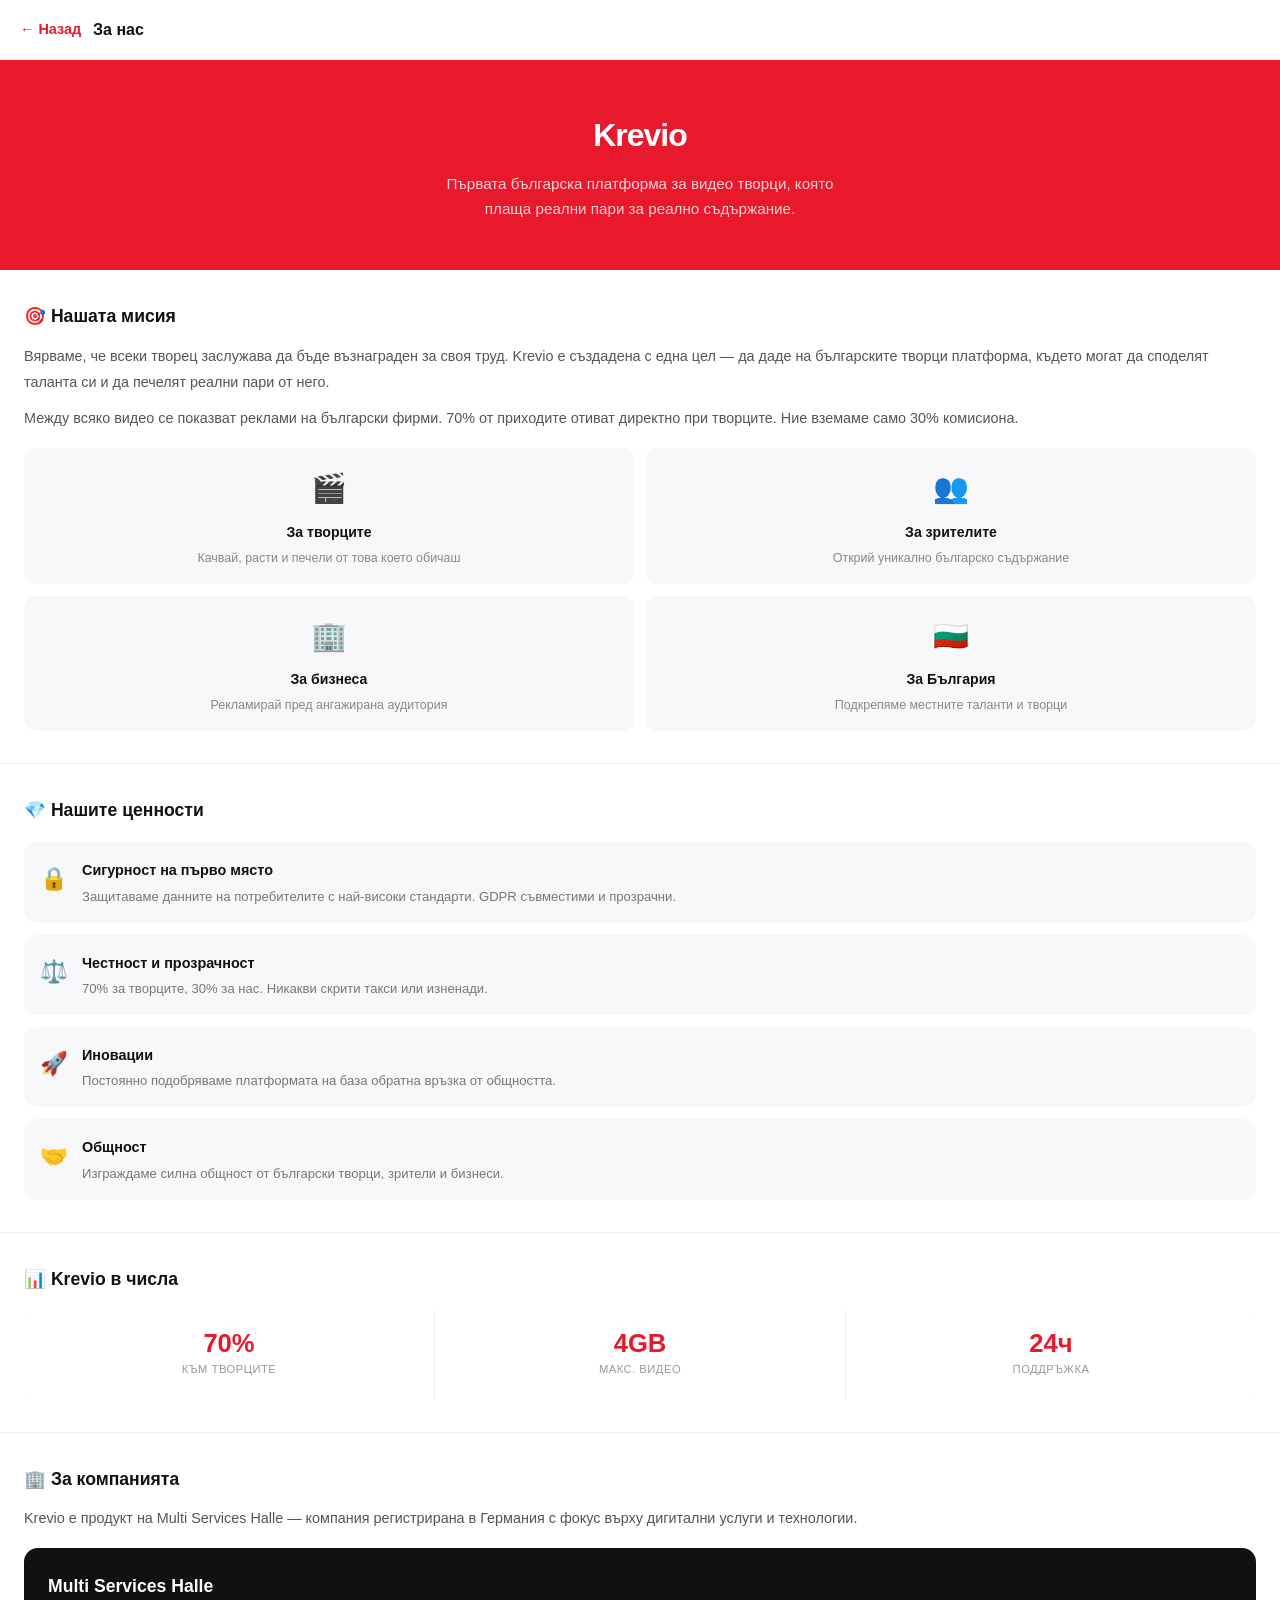
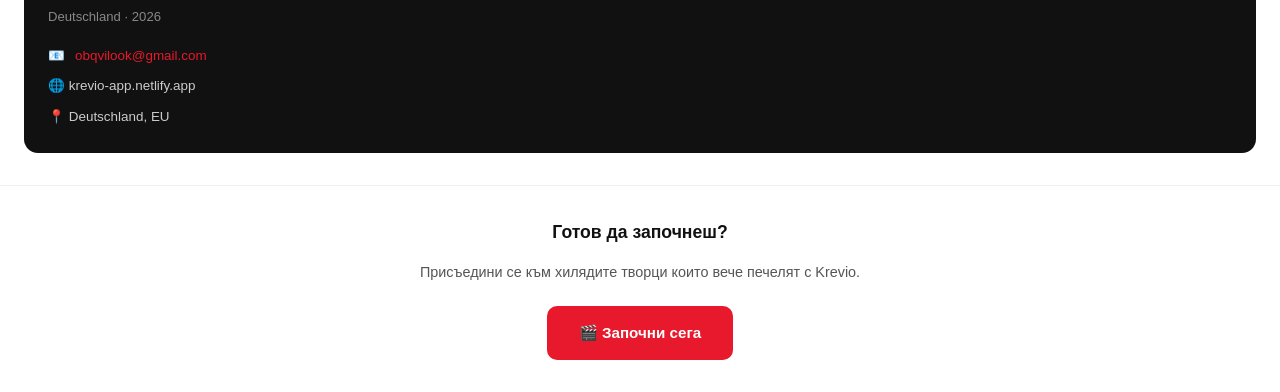
<file: about.html>
<!DOCTYPE html>
<html lang="bg">
<head>
<meta charset="UTF-8">
<meta name="viewport" content="width=device-width,initial-scale=1.0">
<title>За нас — Krevio</title>
<style>
*{box-sizing:border-box;margin:0;padding:0}
body{font-family:-apple-system,BlinkMacSystemFont,'Segoe UI',sans-serif;background:#f8f8fa;color:#111;line-height:1.7}
.header{background:#fff;border-bottom:1px solid #eee;padding:16px 20px;display:flex;align-items:center;gap:12px;position:sticky;top:0;z-index:10}
.back{color:#e8192c;text-decoration:none;font-weight:600;font-size:.9rem}
.header h1{font-size:1rem;font-weight:700}
.container{max-width:680px;margin:0 auto;padding:0 0 80px}

.hero{background:#e8192c;padding:48px 24px;text-align:center;color:#fff}
.hero h2{font-size:2rem;font-weight:900;letter-spacing:-1px;margin-bottom:8px}
.hero p{font-size:.95rem;color:rgba(255,255,255,.8);max-width:400px;margin:0 auto}

.section{padding:32px 24px;border-bottom:1px solid #eee;background:#fff}
.section:last-child{border-bottom:none}
.section h3{font-size:1.1rem;font-weight:800;margin-bottom:12px;color:#111}
.section p{font-size:.9rem;color:#555;line-height:1.8;margin-bottom:10px}
.section p:last-child{margin-bottom:0}

.mission-grid{display:grid;grid-template-columns:1fr 1fr;gap:12px;margin-top:16px}
.mission-card{background:#f8f8fa;border-radius:12px;padding:16px;text-align:center}
.mission-card .ico{font-size:1.8rem;margin-bottom:8px}
.mission-card h4{font-size:.88rem;font-weight:700;margin-bottom:4px;color:#111}
.mission-card p{font-size:.78rem;color:#888;margin:0;line-height:1.5}

.values{display:flex;flex-direction:column;gap:12px;margin-top:16px}
.value-item{display:flex;align-items:flex-start;gap:14px;background:#f8f8fa;border-radius:12px;padding:16px}
.value-ico{font-size:1.4rem;flex-shrink:0;margin-top:2px}
.value-title{font-weight:700;font-size:.9rem;margin-bottom:3px;color:#111}
.value-text{font-size:.82rem;color:#777;line-height:1.6}

.company-box{background:#111;border-radius:14px;padding:24px;color:#fff;margin-top:16px}
.company-name{font-size:1.1rem;font-weight:800;margin-bottom:4px}
.company-sub{font-size:.82rem;color:#888;margin-bottom:16px}
.company-detail{display:flex;align-items:center;gap:10px;font-size:.84rem;color:#ccc;margin-bottom:8px}
.company-detail:last-child{margin-bottom:0}
.company-detail a{color:#e8192c;text-decoration:none}

.stats-row{display:grid;grid-template-columns:repeat(3,1fr);gap:1px;background:#eee;border-radius:12px;overflow:hidden;margin-top:16px}
.stat{background:#fff;padding:20px 12px;text-align:center}
.stat-n{font-size:1.6rem;font-weight:900;color:#e8192c;line-height:1}
.stat-l{font-size:.7rem;color:#999;margin-top:4px;text-transform:uppercase;letter-spacing:.5px}
</style>
</head>
<body>

<div class="header">
  <a href="index.html" class="back">← Назад</a>
  <h1>За нас</h1>
</div>

<div class="hero">
  <h2>Krevio</h2>
  <p>Първата българска платформа за видео творци, която плаща реални пари за реално съдържание.</p>
</div>

<div class="section">
  <h3>🎯 Нашата мисия</h3>
  <p>Вярваме, че всеки творец заслужава да бъде възнаграден за своя труд. Krevio е създадена с една цел — да даде на българските творци платформа, където могат да споделят таланта си и да печелят реални пари от него.</p>
  <p>Между всяко видео се показват реклами на български фирми. 70% от приходите отиват директно при творците. Ние вземаме само 30% комисиона.</p>
  <div class="mission-grid">
    <div class="mission-card">
      <div class="ico">🎬</div>
      <h4>За творците</h4>
      <p>Качвай, расти и печели от това което обичаш</p>
    </div>
    <div class="mission-card">
      <div class="ico">👥</div>
      <h4>За зрителите</h4>
      <p>Открий уникално българско съдържание</p>
    </div>
    <div class="mission-card">
      <div class="ico">🏢</div>
      <h4>За бизнеса</h4>
      <p>Рекламирай пред ангажирана аудитория</p>
    </div>
    <div class="mission-card">
      <div class="ico">🇧🇬</div>
      <h4>За България</h4>
      <p>Подкрепяме местните таланти и творци</p>
    </div>
  </div>
</div>

<div class="section">
  <h3>💎 Нашите ценности</h3>
  <div class="values">
    <div class="value-item">
      <div class="value-ico">🔒</div>
      <div>
        <div class="value-title">Сигурност на първо място</div>
        <div class="value-text">Защитаваме данните на потребителите с най-високи стандарти. GDPR съвместими и прозрачни.</div>
      </div>
    </div>
    <div class="value-item">
      <div class="value-ico">⚖️</div>
      <div>
        <div class="value-title">Честност и прозрачност</div>
        <div class="value-text">70% за творците, 30% за нас. Никакви скрити такси или изненади.</div>
      </div>
    </div>
    <div class="value-item">
      <div class="value-ico">🚀</div>
      <div>
        <div class="value-title">Иновации</div>
        <div class="value-text">Постоянно подобряваме платформата на база обратна връзка от общността.</div>
      </div>
    </div>
    <div class="value-item">
      <div class="value-ico">🤝</div>
      <div>
        <div class="value-title">Общност</div>
        <div class="value-text">Изграждаме силна общност от български творци, зрители и бизнеси.</div>
      </div>
    </div>
  </div>
</div>

<div class="section">
  <h3>📊 Krevio в числа</h3>
  <div class="stats-row">
    <div class="stat"><div class="stat-n">70%</div><div class="stat-l">Към творците</div></div>
    <div class="stat"><div class="stat-n">4GB</div><div class="stat-l">Макс. видео</div></div>
    <div class="stat"><div class="stat-n">24ч</div><div class="stat-l">Поддръжка</div></div>
  </div>
</div>

<div class="section">
  <h3>🏢 За компанията</h3>
  <p>Krevio е продукт на Multi Services Halle — компания регистрирана в Германия с фокус върху дигитални услуги и технологии.</p>
  <div class="company-box">
    <div class="company-name">Multi Services Halle</div>
    <div class="company-sub">Deutschland · 2026</div>
    <div class="company-detail">📧 <a href="mailto:obqvilook@gmail.com">obqvilook@gmail.com</a></div>
    <div class="company-detail">🌐 krevio-app.netlify.app</div>
    <div class="company-detail">📍 Deutschland, EU</div>
  </div>
</div>

<div class="section" style="text-align:center">
  <h3>Готов да започнеш?</h3>
  <p style="margin-bottom:20px">Присъедини се към хилядите творци които вече печелят с Krevio.</p>
  <a href="index.html" style="display:inline-block;background:#e8192c;color:#fff;text-decoration:none;font-weight:700;padding:14px 32px;border-radius:10px;font-size:.95rem">🎬 Започни сега</a>
</div>

</body>
</html>
</file>
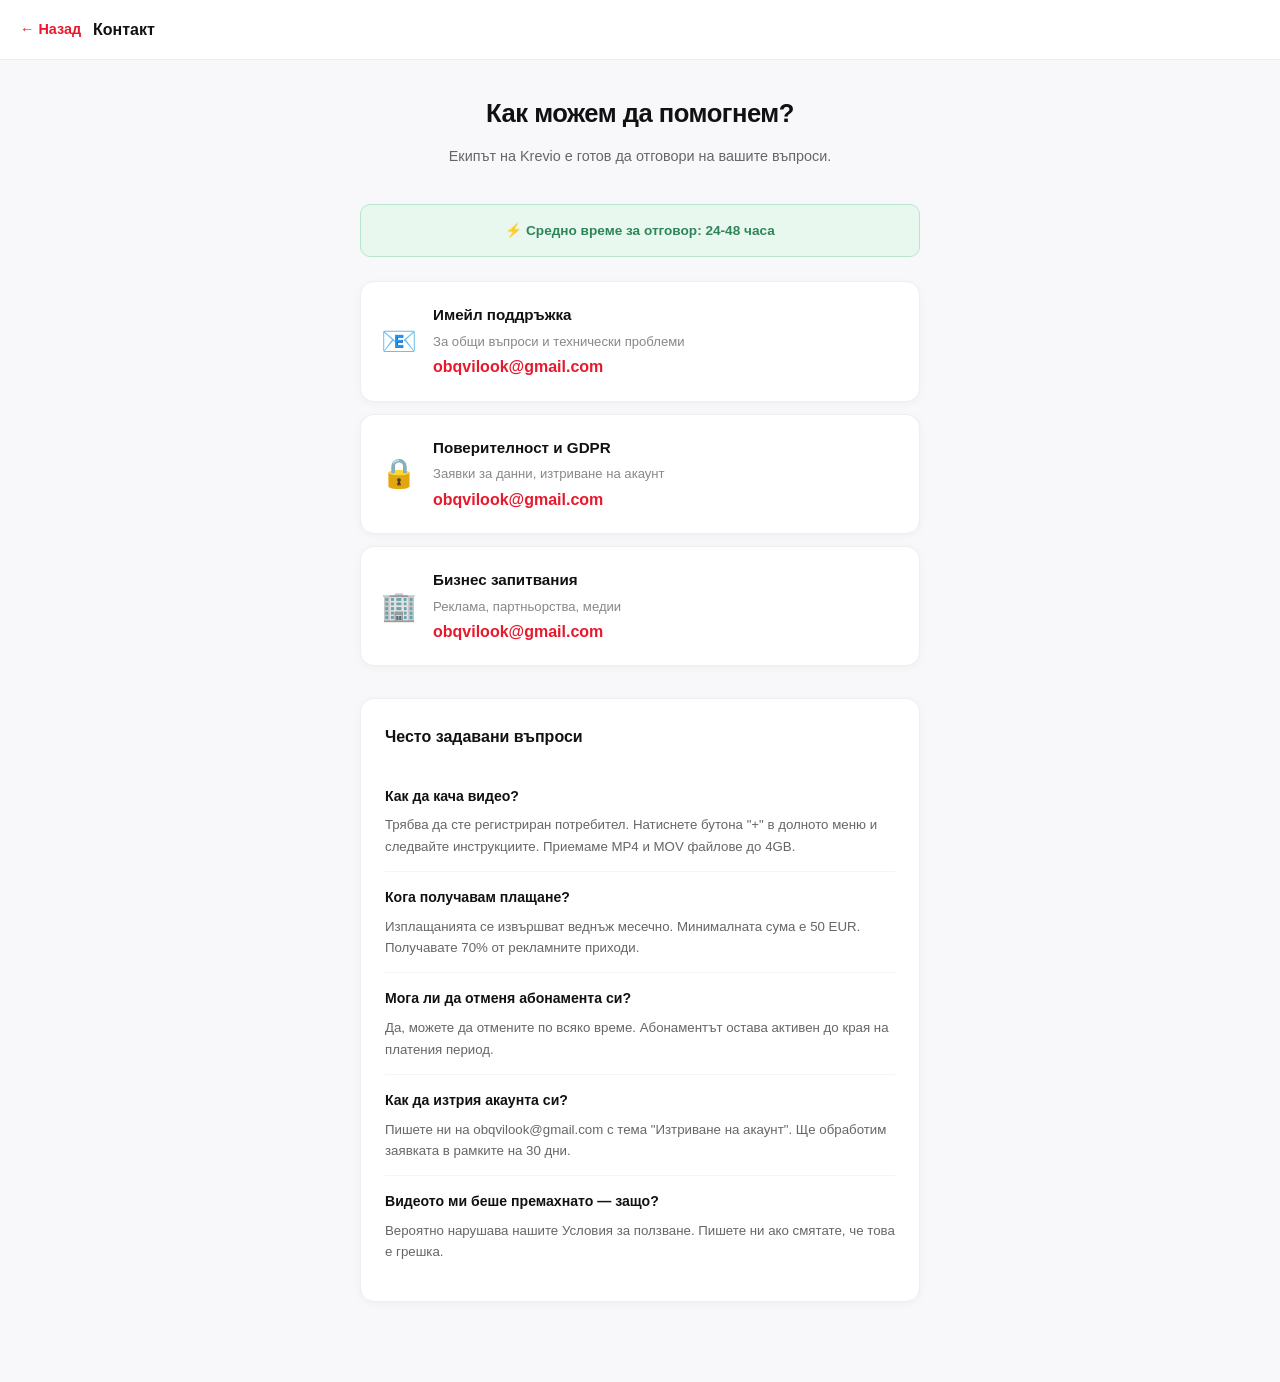
<file: contact.html>
<!DOCTYPE html>
<html lang="bg">
<head>
<meta charset="UTF-8">
<meta name="viewport" content="width=device-width,initial-scale=1.0">
<title>Контакт — Krevio</title>
<style>
*{box-sizing:border-box;margin:0;padding:0}
body{font-family:-apple-system,BlinkMacSystemFont,'Segoe UI',sans-serif;background:#f8f8fa;color:#111;line-height:1.7}
.header{background:#fff;border-bottom:1px solid #eee;padding:16px 20px;display:flex;align-items:center;gap:12px;position:sticky;top:0;z-index:10}
.back{color:#e8192c;text-decoration:none;font-weight:600;font-size:.9rem}
.header h1{font-size:1rem;font-weight:700}
.container{max-width:600px;margin:0 auto;padding:32px 20px 80px}
.hero{text-align:center;margin-bottom:36px}
.hero h2{font-size:1.6rem;font-weight:900;margin-bottom:8px;letter-spacing:-.5px}
.hero p{color:#666;font-size:.9rem}
.contact-cards{display:flex;flex-direction:column;gap:12px;margin-bottom:32px}
.card{background:#fff;border:1px solid #eee;border-radius:14px;padding:20px;display:flex;align-items:center;gap:16px;box-shadow:0 2px 8px rgba(0,0,0,.04)}
.card-ico{font-size:1.8rem;flex-shrink:0}
.card-title{font-weight:700;font-size:.95rem;margin-bottom:3px}
.card-sub{font-size:.82rem;color:#888}
.card a{color:#e8192c;text-decoration:none;font-weight:600}
.faq{background:#fff;border:1px solid #eee;border-radius:14px;padding:24px;box-shadow:0 2px 8px rgba(0,0,0,.04)}
.faq h3{font-size:1rem;font-weight:800;margin-bottom:20px}
.faq-item{border-bottom:1px solid #f5f5f5;padding:14px 0}
.faq-item:last-child{border-bottom:none}
.faq-q{font-weight:700;font-size:.88rem;margin-bottom:6px;cursor:pointer;display:flex;justify-content:space-between;align-items:center}
.faq-a{font-size:.83rem;color:#666;line-height:1.6}
.response-time{background:#e8f8ef;border:1px solid #b8e6cc;border-radius:10px;padding:14px 16px;margin-bottom:24px;font-size:.85rem;color:#2f855a;font-weight:600;text-align:center}
</style>
</head>
<body>
<div class="header">
  <a href="index.html" class="back">← Назад</a>
  <h1>Контакт</h1>
</div>
<div class="container">
  <div class="hero">
    <h2>Как можем да помогнем?</h2>
    <p>Екипът на Krevio е готов да отговори на вашите въпроси.</p>
  </div>

  <div class="response-time">⚡ Средно време за отговор: 24-48 часа</div>

  <div class="contact-cards">
    <div class="card">
      <div class="card-ico">📧</div>
      <div>
        <div class="card-title">Имейл поддръжка</div>
        <div class="card-sub">За общи въпроси и технически проблеми</div>
        <a href="mailto:obqvilook@gmail.com">obqvilook@gmail.com</a>
      </div>
    </div>
    <div class="card">
      <div class="card-ico">🔒</div>
      <div>
        <div class="card-title">Поверителност и GDPR</div>
        <div class="card-sub">Заявки за данни, изтриване на акаунт</div>
        <a href="mailto:obqvilook@gmail.com">obqvilook@gmail.com</a>
      </div>
    </div>
    <div class="card">
      <div class="card-ico">🏢</div>
      <div>
        <div class="card-title">Бизнес запитвания</div>
        <div class="card-sub">Реклама, партньорства, медии</div>
        <a href="mailto:obqvilook@gmail.com">obqvilook@gmail.com</a>
      </div>
    </div>
  </div>

  <div class="faq">
    <h3>Често задавани въпроси</h3>
    <div class="faq-item">
      <div class="faq-q">Как да качa видео?</div>
      <div class="faq-a">Трябва да сте регистриран потребител. Натиснете бутона "+" в долното меню и следвайте инструкциите. Приемаме MP4 и MOV файлове до 4GB.</div>
    </div>
    <div class="faq-item">
      <div class="faq-q">Кога получавам плащане?</div>
      <div class="faq-a">Изплащанията се извършват веднъж месечно. Минималната сума е 50 EUR. Получавате 70% от рекламните приходи.</div>
    </div>
    <div class="faq-item">
      <div class="faq-q">Мога ли да отменя абонамента си?</div>
      <div class="faq-a">Да, можете да отмените по всяко време. Абонаментът остава активен до края на платения период.</div>
    </div>
    <div class="faq-item">
      <div class="faq-q">Как да изтрия акаунта си?</div>
      <div class="faq-a">Пишете ни на obqvilook@gmail.com с тема "Изтриване на акаунт". Ще обработим заявката в рамките на 30 дни.</div>
    </div>
    <div class="faq-item">
      <div class="faq-q">Видеото ми беше премахнато — защо?</div>
      <div class="faq-a">Вероятно нарушава нашите Условия за ползване. Пишете ни ако смятате, че това е грешка.</div>
    </div>
  </div>
</div>
</body>
</html>
</file>
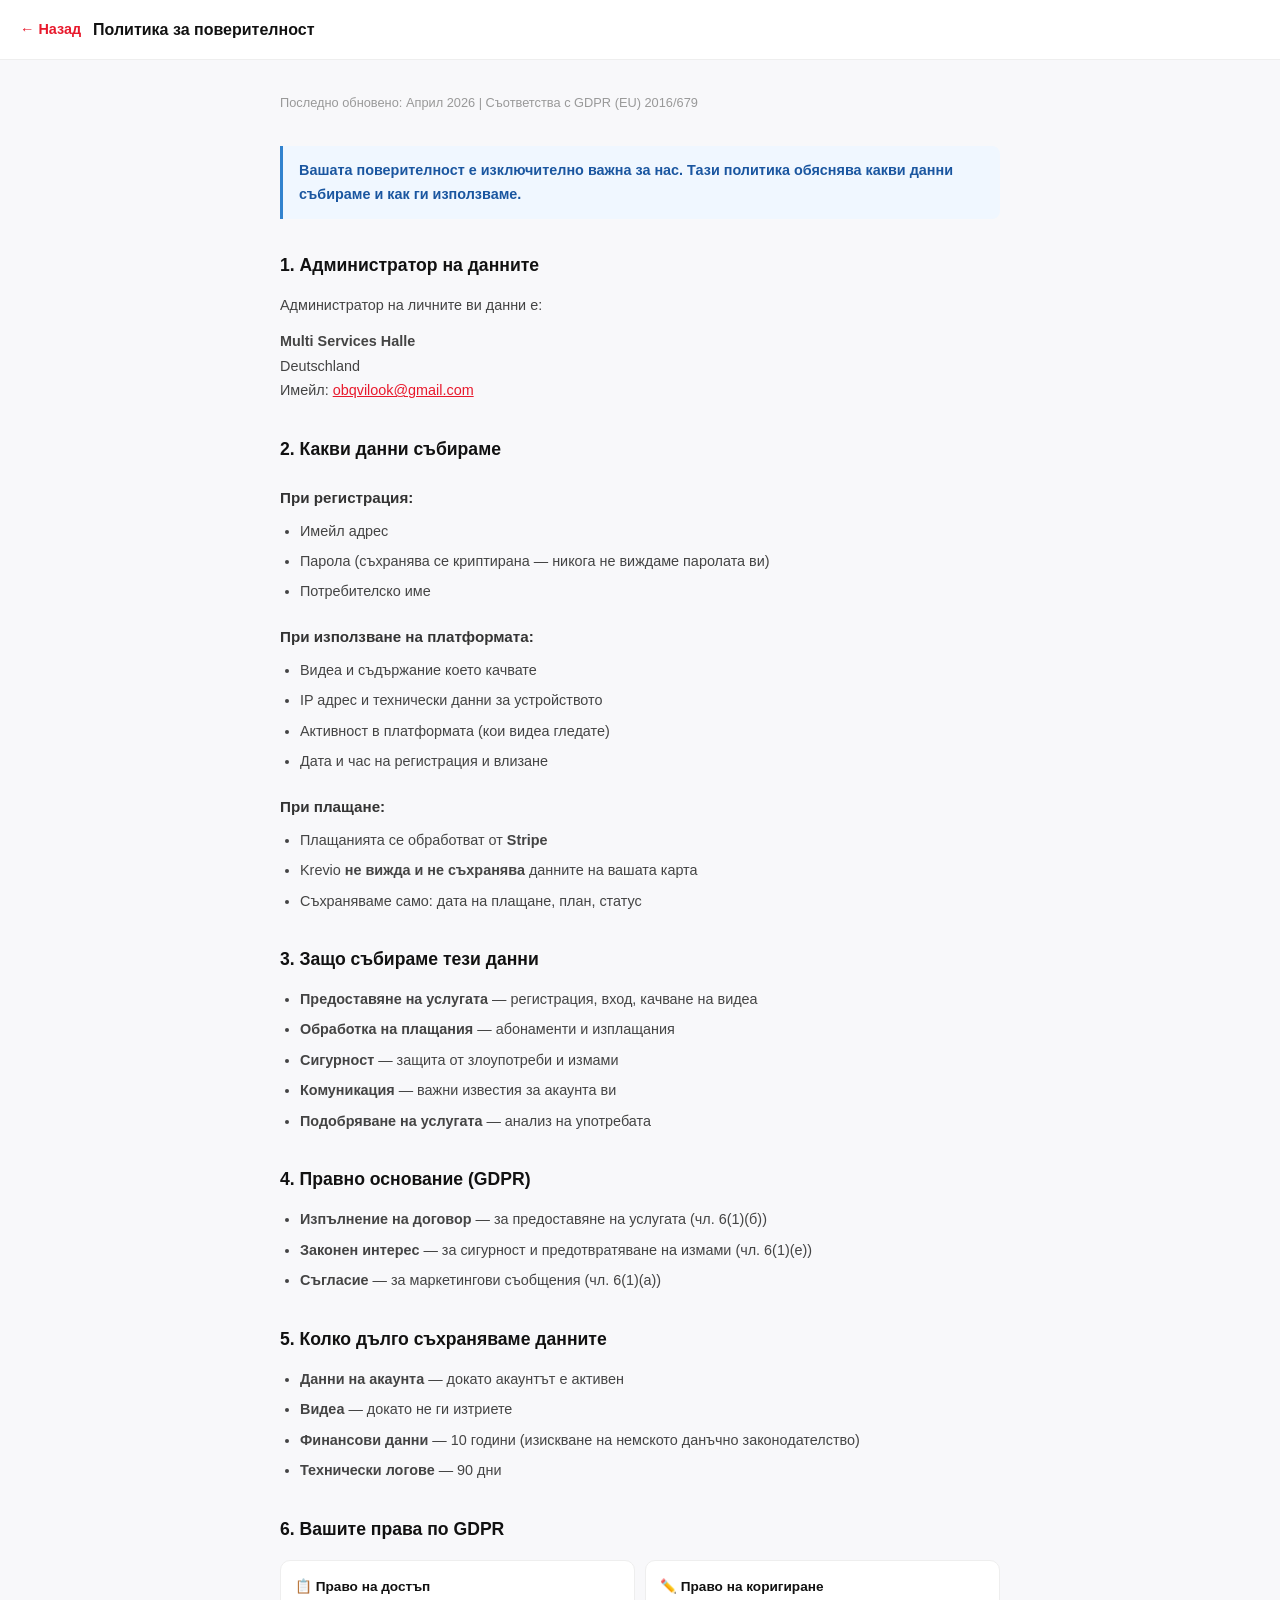
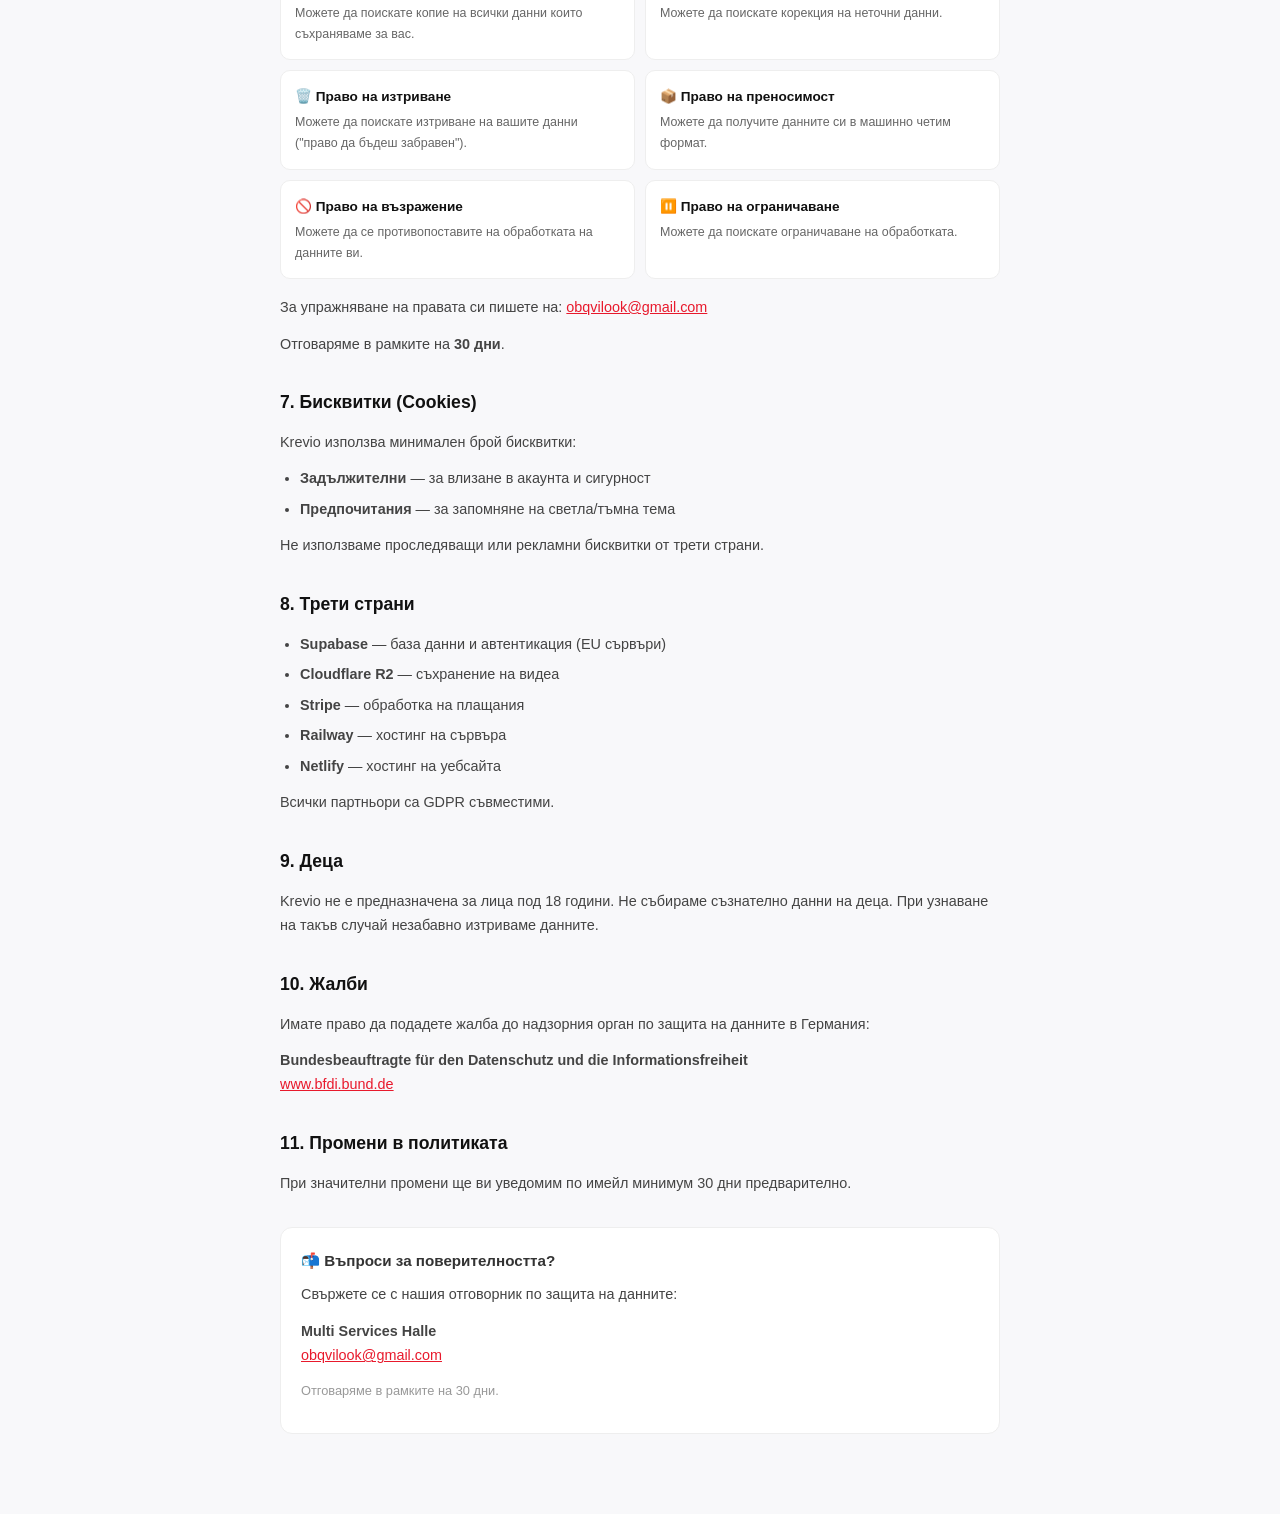
<file: privacy.html>
<!DOCTYPE html>
<html lang="bg">
<head>
<meta charset="UTF-8">
<meta name="viewport" content="width=device-width,initial-scale=1.0">
<title>Политика за поверителност — Krevio</title>
<style>
*{box-sizing:border-box;margin:0;padding:0}
body{font-family:-apple-system,BlinkMacSystemFont,'Segoe UI',sans-serif;background:#f8f8fa;color:#111;line-height:1.7}
.header{background:#fff;border-bottom:1px solid #eee;padding:16px 20px;display:flex;align-items:center;gap:12px;position:sticky;top:0;z-index:10}
.back{color:#e8192c;text-decoration:none;font-weight:600;font-size:.9rem}
.header h1{font-size:1rem;font-weight:700}
.container{max-width:760px;margin:0 auto;padding:32px 20px 80px}
.updated{font-size:.8rem;color:#999;margin-bottom:32px}
h2{font-size:1.1rem;font-weight:800;margin:32px 0 12px;color:#111}
h3{font-size:.95rem;font-weight:700;margin:20px 0 8px;color:#333}
p{font-size:.9rem;color:#444;margin-bottom:12px}
ul{font-size:.9rem;color:#444;margin:0 0 12px 20px}
ul li{margin-bottom:6px}
.highlight{background:#f0f7ff;border-left:3px solid #3182ce;padding:12px 16px;border-radius:0 8px 8px 0;margin:16px 0}
.highlight p{margin:0;font-weight:600;color:#1a56a0}
.rights-grid{display:grid;grid-template-columns:1fr 1fr;gap:10px;margin:16px 0}
.right-card{background:#fff;border:1px solid #eee;border-radius:10px;padding:14px}
.right-card h4{font-size:.85rem;font-weight:700;margin-bottom:4px;color:#111}
.right-card p{font-size:.78rem;margin:0;color:#666}
.contact-box{background:#fff;border:1px solid #eee;border-radius:12px;padding:20px;margin-top:32px}
.contact-box h3{margin-top:0}
a{color:#e8192c}
@media(max-width:500px){.rights-grid{grid-template-columns:1fr}}
</style>
</head>
<body>
<div class="header">
  <a href="index.html" class="back">← Назад</a>
  <h1>Политика за поверителност</h1>
</div>
<div class="container">
  <div class="updated">Последно обновено: Април 2026 | Съответства с GDPR (EU) 2016/679</div>

  <div class="highlight">
    <p>Вашата поверителност е изключително важна за нас. Тази политика обяснява какви данни събираме и как ги използваме.</p>
  </div>

  <h2>1. Администратор на данните</h2>
  <p>Администратор на личните ви данни е:</p>
  <p><strong>Multi Services Halle</strong><br>
  Deutschland<br>
  Имейл: <a href="mailto:obqvilook@gmail.com">obqvilook@gmail.com</a></p>

  <h2>2. Какви данни събираме</h2>
  <h3>При регистрация:</h3>
  <ul>
    <li>Имейл адрес</li>
    <li>Парола (съхранява се криптирана — никога не виждаме паролата ви)</li>
    <li>Потребителско име</li>
  </ul>

  <h3>При използване на платформата:</h3>
  <ul>
    <li>Видеа и съдържание което качвате</li>
    <li>IP адрес и технически данни за устройството</li>
    <li>Активност в платформата (кои видеа гледате)</li>
    <li>Дата и час на регистрация и влизане</li>
  </ul>

  <h3>При плащане:</h3>
  <ul>
    <li>Плащанията се обработват от <strong>Stripe</strong></li>
    <li>Krevio <strong>не вижда и не съхранява</strong> данните на вашата карта</li>
    <li>Съхраняваме само: дата на плащане, план, статус</li>
  </ul>

  <h2>3. Защо събираме тези данни</h2>
  <ul>
    <li><strong>Предоставяне на услугата</strong> — регистрация, вход, качване на видеа</li>
    <li><strong>Обработка на плащания</strong> — абонаменти и изплащания</li>
    <li><strong>Сигурност</strong> — защита от злоупотреби и измами</li>
    <li><strong>Комуникация</strong> — важни известия за акаунта ви</li>
    <li><strong>Подобряване на услугата</strong> — анализ на употребата</li>
  </ul>

  <h2>4. Правно основание (GDPR)</h2>
  <ul>
    <li><strong>Изпълнение на договор</strong> — за предоставяне на услугата (чл. 6(1)(б))</li>
    <li><strong>Законен интерес</strong> — за сигурност и предотвратяване на измами (чл. 6(1)(е))</li>
    <li><strong>Съгласие</strong> — за маркетингови съобщения (чл. 6(1)(а))</li>
  </ul>

  <h2>5. Колко дълго съхраняваме данните</h2>
  <ul>
    <li><strong>Данни на акаунта</strong> — докато акаунтът е активен</li>
    <li><strong>Видеа</strong> — докато не ги изтриете</li>
    <li><strong>Финансови данни</strong> — 10 години (изискване на немското данъчно законодателство)</li>
    <li><strong>Технически логове</strong> — 90 дни</li>
  </ul>

  <h2>6. Вашите права по GDPR</h2>
  <div class="rights-grid">
    <div class="right-card">
      <h4>📋 Право на достъп</h4>
      <p>Можете да поискате копие на всички данни които съхраняваме за вас.</p>
    </div>
    <div class="right-card">
      <h4>✏️ Право на коригиране</h4>
      <p>Можете да поискате корекция на неточни данни.</p>
    </div>
    <div class="right-card">
      <h4>🗑️ Право на изтриване</h4>
      <p>Можете да поискате изтриване на вашите данни ("право да бъдеш забравен").</p>
    </div>
    <div class="right-card">
      <h4>📦 Право на преносимост</h4>
      <p>Можете да получите данните си в машинно четим формат.</p>
    </div>
    <div class="right-card">
      <h4>🚫 Право на възражение</h4>
      <p>Можете да се противопоставите на обработката на данните ви.</p>
    </div>
    <div class="right-card">
      <h4>⏸️ Право на ограничаване</h4>
      <p>Можете да поискате ограничаване на обработката.</p>
    </div>
  </div>
  <p>За упражняване на правата си пишете на: <a href="mailto:obqvilook@gmail.com">obqvilook@gmail.com</a></p>
  <p>Отговаряме в рамките на <strong>30 дни</strong>.</p>

  <h2>7. Бисквитки (Cookies)</h2>
  <p>Krevio използва минимален брой бисквитки:</p>
  <ul>
    <li><strong>Задължителни</strong> — за влизане в акаунта и сигурност</li>
    <li><strong>Предпочитания</strong> — за запомняне на светла/тъмна тема</li>
  </ul>
  <p>Не използваме проследяващи или рекламни бисквитки от трети страни.</p>

  <h2>8. Трети страни</h2>
  <ul>
    <li><strong>Supabase</strong> — база данни и автентикация (EU сървъри)</li>
    <li><strong>Cloudflare R2</strong> — съхранение на видеа</li>
    <li><strong>Stripe</strong> — обработка на плащания</li>
    <li><strong>Railway</strong> — хостинг на сървъра</li>
    <li><strong>Netlify</strong> — хостинг на уебсайта</li>
  </ul>
  <p>Всички партньори са GDPR съвместими.</p>

  <h2>9. Деца</h2>
  <p>Krevio не е предназначена за лица под 18 години. Не събираме съзнателно данни на деца. При узнаване на такъв случай незабавно изтриваме данните.</p>

  <h2>10. Жалби</h2>
  <p>Имате право да подадете жалба до надзорния орган по защита на данните в Германия:</p>
  <p><strong>Bundesbeauftragte für den Datenschutz und die Informationsfreiheit</strong><br>
  <a href="https://www.bfdi.bund.de" target="_blank">www.bfdi.bund.de</a></p>

  <h2>11. Промени в политиката</h2>
  <p>При значителни промени ще ви уведомим по имейл минимум 30 дни предварително.</p>

  <div class="contact-box">
    <h3>📬 Въпроси за поверителността?</h3>
    <p>Свържете се с нашия отговорник по защита на данните:</p>
    <p><strong>Multi Services Halle</strong><br>
    <a href="mailto:obqvilook@gmail.com">obqvilook@gmail.com</a></p>
    <p style="margin-top:8px;font-size:.8rem;color:#999">Отговаряме в рамките на 30 дни.</p>
  </div>
</div>
</body>
</html>
</file>
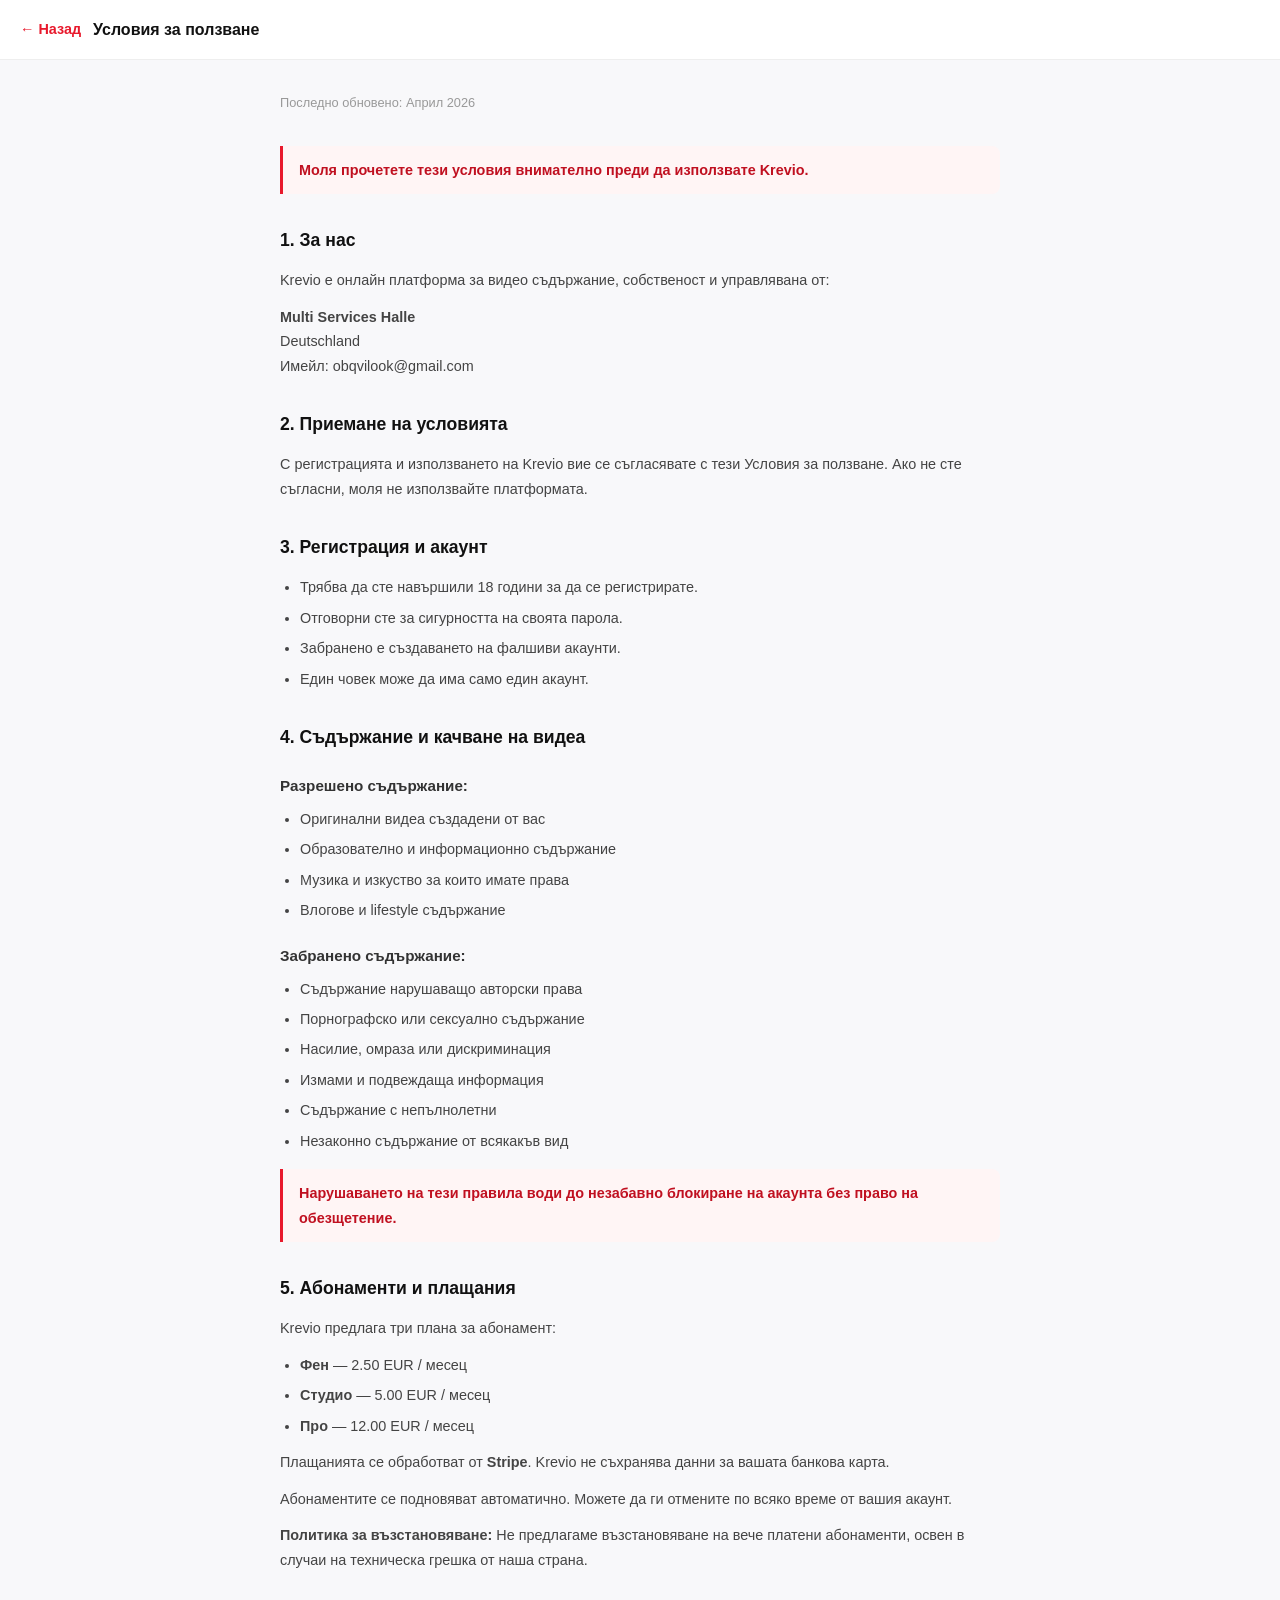
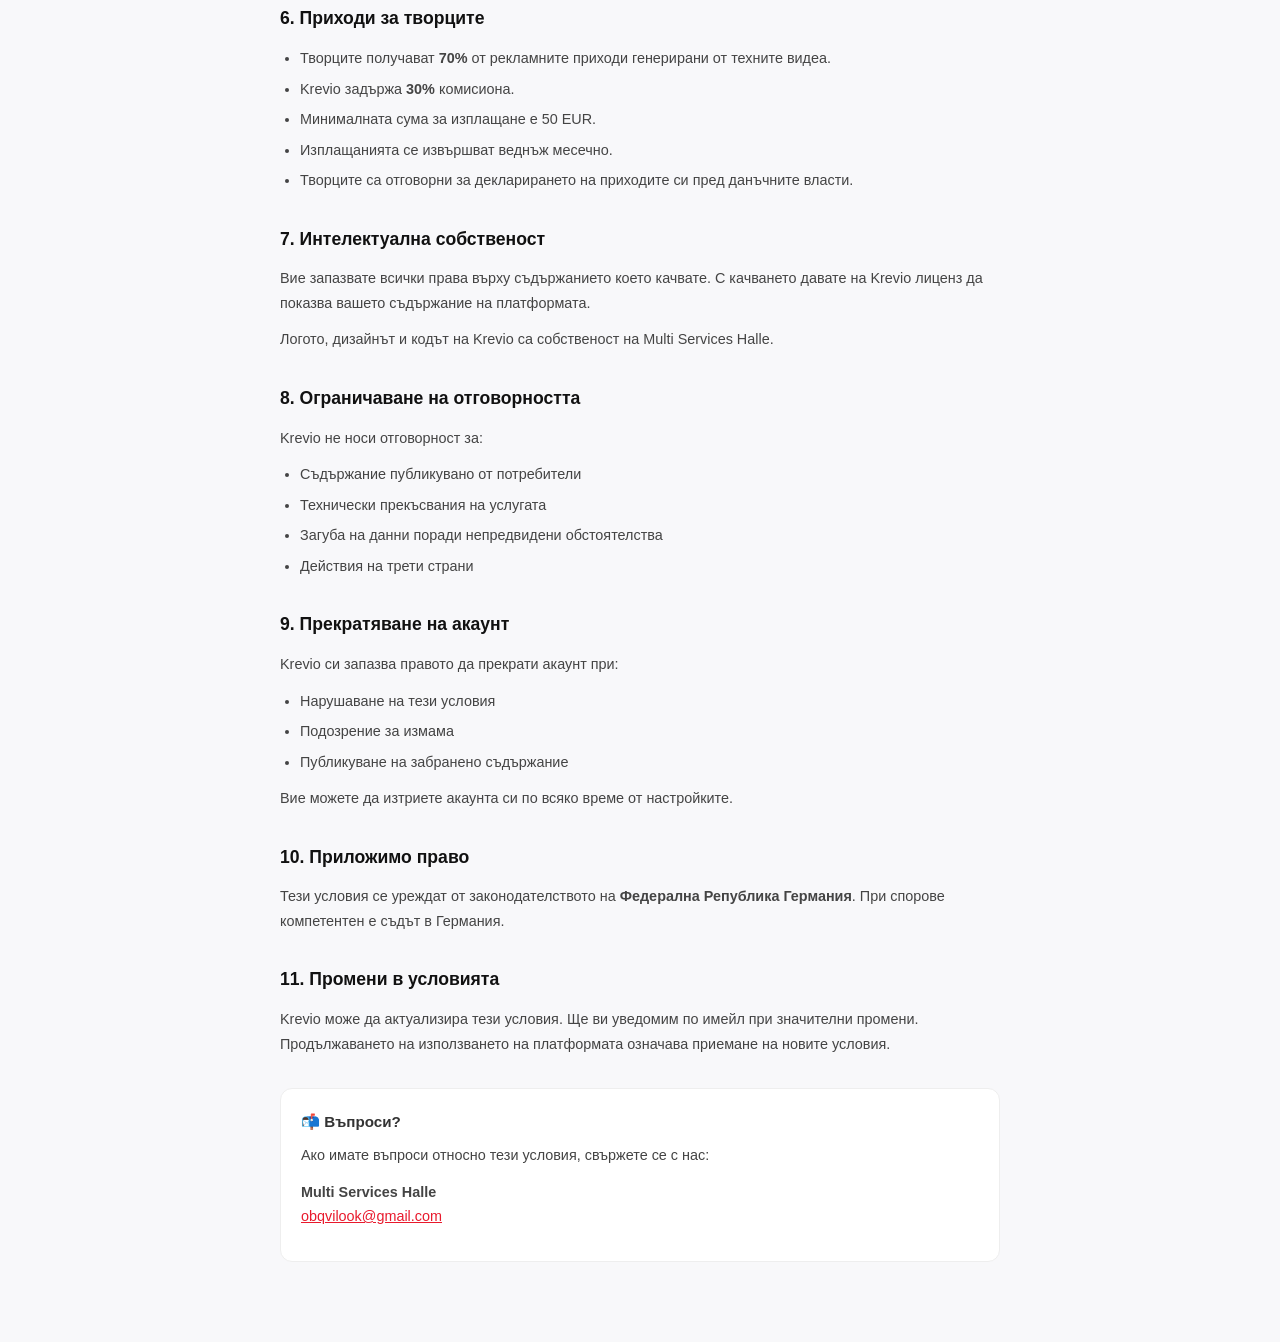
<file: terms.html>
<!DOCTYPE html>
<html lang="bg">
<head>
<meta charset="UTF-8">
<meta name="viewport" content="width=device-width,initial-scale=1.0">
<title>Условия за ползване — Krevio</title>
<style>
*{box-sizing:border-box;margin:0;padding:0}
body{font-family:-apple-system,BlinkMacSystemFont,'Segoe UI',sans-serif;background:#f8f8fa;color:#111;line-height:1.7}
.header{background:#fff;border-bottom:1px solid #eee;padding:16px 20px;display:flex;align-items:center;gap:12px;position:sticky;top:0;z-index:10}
.back{color:#e8192c;text-decoration:none;font-weight:600;font-size:.9rem}
.header h1{font-size:1rem;font-weight:700}
.container{max-width:760px;margin:0 auto;padding:32px 20px 80px}
.updated{font-size:.8rem;color:#999;margin-bottom:32px}
h2{font-size:1.1rem;font-weight:800;margin:32px 0 12px;color:#111}
h3{font-size:.95rem;font-weight:700;margin:20px 0 8px;color:#333}
p{font-size:.9rem;color:#444;margin-bottom:12px}
ul{font-size:.9rem;color:#444;margin:0 0 12px 20px}
ul li{margin-bottom:6px}
.highlight{background:#fff5f5;border-left:3px solid #e8192c;padding:12px 16px;border-radius:0 8px 8px 0;margin:16px 0}
.highlight p{margin:0;font-weight:600;color:#c01020}
.contact-box{background:#fff;border:1px solid #eee;border-radius:12px;padding:20px;margin-top:32px}
.contact-box h3{margin-top:0}
a{color:#e8192c}
</style>
</head>
<body>
<div class="header">
  <a href="index.html" class="back">← Назад</a>
  <h1>Условия за ползване</h1>
</div>
<div class="container">
  <div class="updated">Последно обновено: Април 2026</div>

  <div class="highlight">
    <p>Моля прочетете тези условия внимателно преди да използвате Krevio.</p>
  </div>

  <h2>1. За нас</h2>
  <p>Krevio е онлайн платформа за видео съдържание, собственост и управлявана от:</p>
  <p><strong>Multi Services Halle</strong><br>
  Deutschland<br>
  Имейл: obqvilook@gmail.com</p>

  <h2>2. Приемане на условията</h2>
  <p>С регистрацията и използването на Krevio вие се съгласявате с тези Условия за ползване. Ако не сте съгласни, моля не използвайте платформата.</p>

  <h2>3. Регистрация и акаунт</h2>
  <ul>
    <li>Трябва да сте навършили 18 години за да се регистрирате.</li>
    <li>Отговорни сте за сигурността на своята парола.</li>
    <li>Забранено е създаването на фалшиви акаунти.</li>
    <li>Един човек може да има само един акаунт.</li>
  </ul>

  <h2>4. Съдържание и качване на видеа</h2>
  <h3>Разрешено съдържание:</h3>
  <ul>
    <li>Оригинални видеа създадени от вас</li>
    <li>Образователно и информационно съдържание</li>
    <li>Музика и изкуство за които имате права</li>
    <li>Влогове и lifestyle съдържание</li>
  </ul>

  <h3>Забранено съдържание:</h3>
  <ul>
    <li>Съдържание нарушаващо авторски права</li>
    <li>Порнографско или сексуално съдържание</li>
    <li>Насилие, омраза или дискриминация</li>
    <li>Измами и подвеждаща информация</li>
    <li>Съдържание с непълнолетни</li>
    <li>Незаконно съдържание от всякакъв вид</li>
  </ul>

  <div class="highlight">
    <p>Нарушаването на тези правила води до незабавно блокиране на акаунта без право на обезщетение.</p>
  </div>

  <h2>5. Абонаменти и плащания</h2>
  <p>Krevio предлага три плана за абонамент:</p>
  <ul>
    <li><strong>Фен</strong> — 2.50 EUR / месец</li>
    <li><strong>Студио</strong> — 5.00 EUR / месец</li>
    <li><strong>Про</strong> — 12.00 EUR / месец</li>
  </ul>
  <p>Плащанията се обработват от <strong>Stripe</strong>. Krevio не съхранява данни за вашата банкова карта.</p>
  <p>Абонаментите се подновяват автоматично. Можете да ги отмените по всяко време от вашия акаунт.</p>
  <p><strong>Политика за възстановяване:</strong> Не предлагаме възстановяване на вече платени абонаменти, освен в случаи на техническа грешка от наша страна.</p>

  <h2>6. Приходи за творците</h2>
  <ul>
    <li>Творците получават <strong>70%</strong> от рекламните приходи генерирани от техните видеа.</li>
    <li>Krevio задържа <strong>30%</strong> комисиона.</li>
    <li>Минималната сума за изплащане е 50 EUR.</li>
    <li>Изплащанията се извършват веднъж месечно.</li>
    <li>Творците са отговорни за декларирането на приходите си пред данъчните власти.</li>
  </ul>

  <h2>7. Интелектуална собственост</h2>
  <p>Вие запазвате всички права върху съдържанието което качвате. С качването давате на Krevio лиценз да показва вашето съдържание на платформата.</p>
  <p>Логото, дизайнът и кодът на Krevio са собственост на Multi Services Halle.</p>

  <h2>8. Ограничаване на отговорността</h2>
  <p>Krevio не носи отговорност за:</p>
  <ul>
    <li>Съдържание публикувано от потребители</li>
    <li>Технически прекъсвания на услугата</li>
    <li>Загуба на данни поради непредвидени обстоятелства</li>
    <li>Действия на трети страни</li>
  </ul>

  <h2>9. Прекратяване на акаунт</h2>
  <p>Krevio си запазва правото да прекрати акаунт при:</p>
  <ul>
    <li>Нарушаване на тези условия</li>
    <li>Подозрение за измама</li>
    <li>Публикуване на забранено съдържание</li>
  </ul>
  <p>Вие можете да изтриете акаунта си по всяко време от настройките.</p>

  <h2>10. Приложимо право</h2>
  <p>Тези условия се уреждат от законодателството на <strong>Федерална Република Германия</strong>. При спорове компетентен е съдът в Германия.</p>

  <h2>11. Промени в условията</h2>
  <p>Krevio може да актуализира тези условия. Ще ви уведомим по имейл при значителни промени. Продължаването на използването на платформата означава приемане на новите условия.</p>

  <div class="contact-box">
    <h3>📬 Въпроси?</h3>
    <p>Ако имате въпроси относно тези условия, свържете се с нас:</p>
    <p><strong>Multi Services Halle</strong><br>
    <a href="mailto:obqvilook@gmail.com">obqvilook@gmail.com</a></p>
  </div>
</div>
</body>
</html>
</file>
